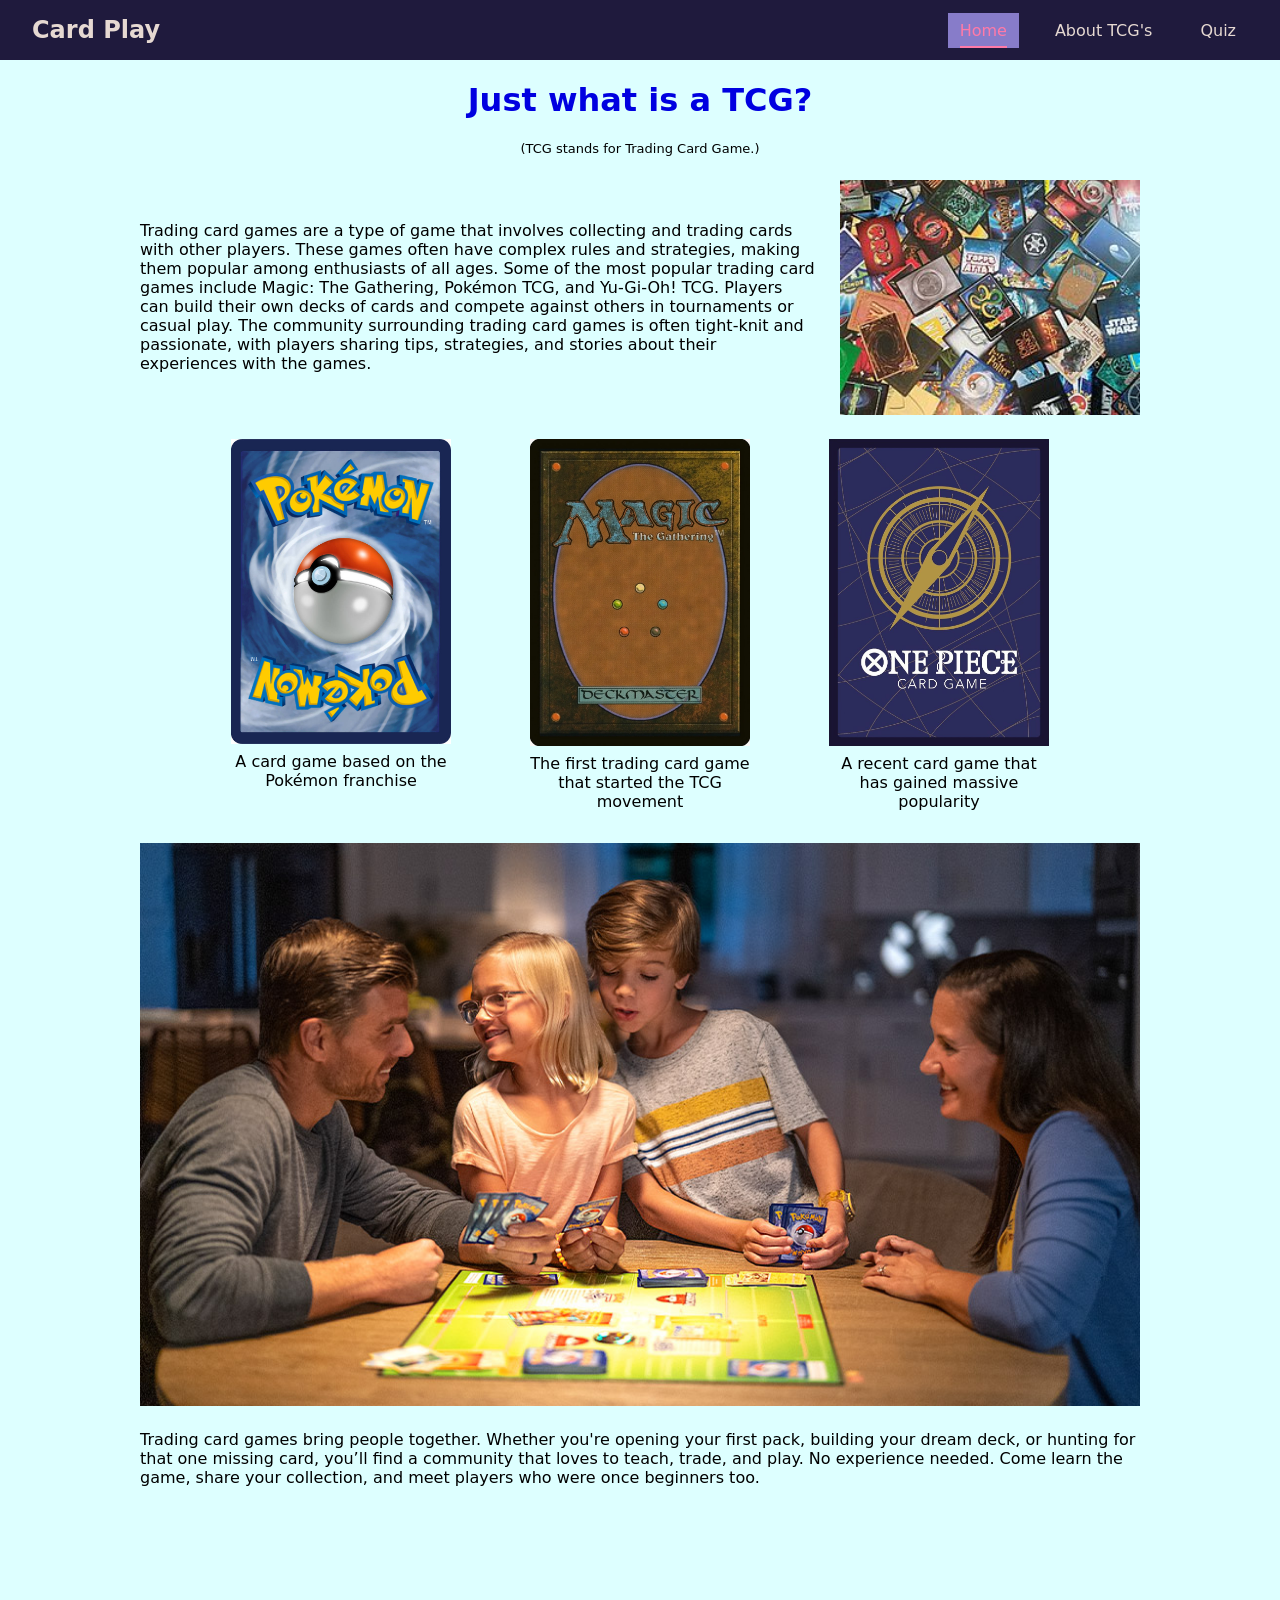
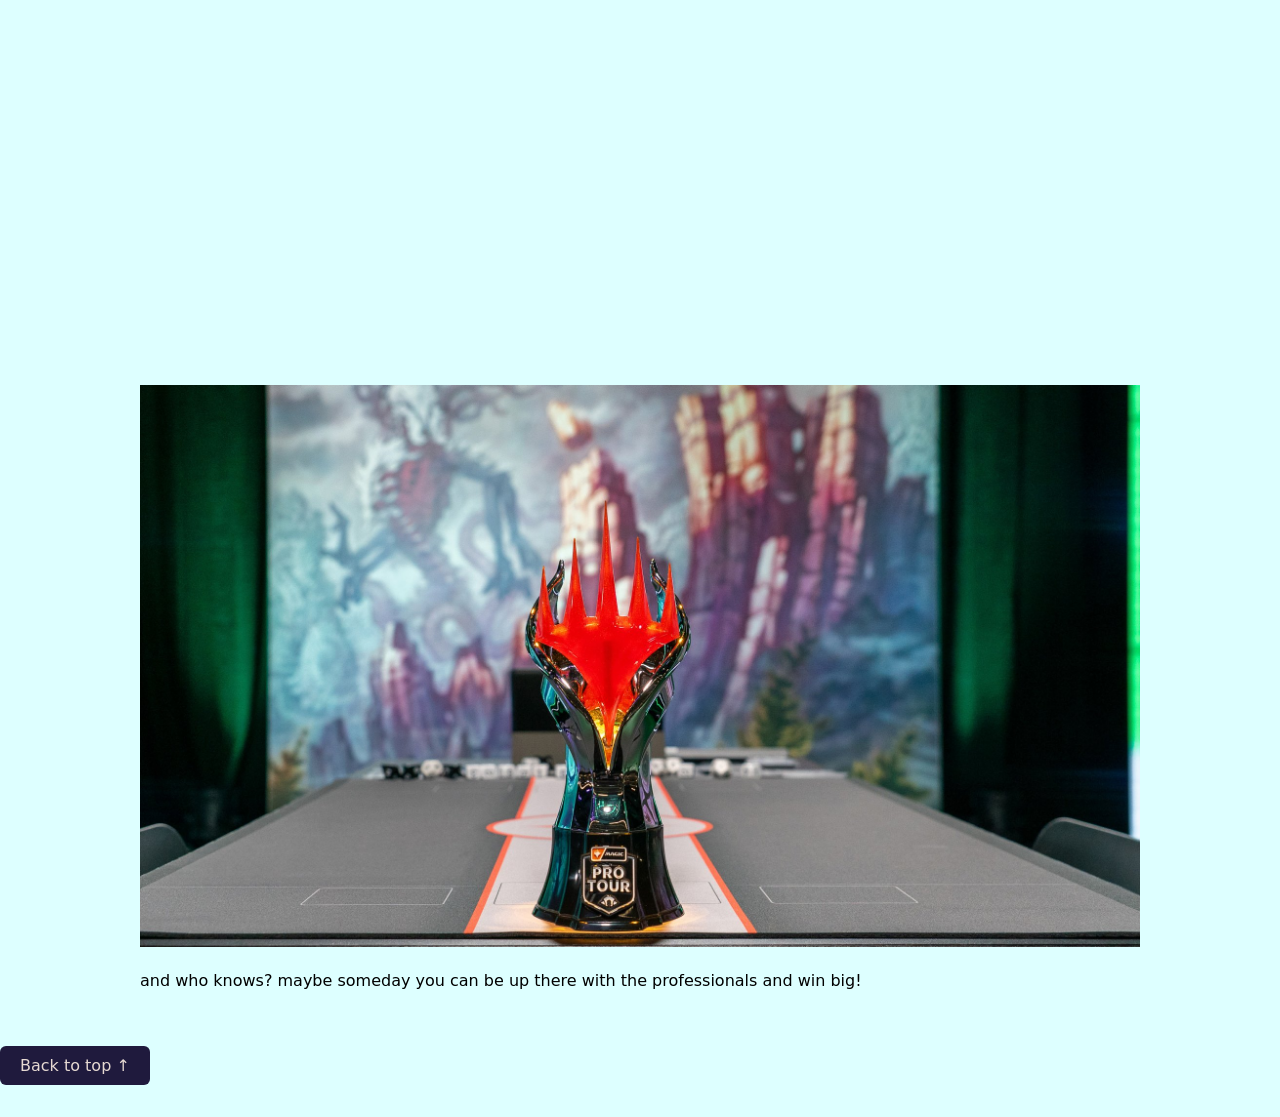
<file: index.html>
<!DOCTYPE html>
<html lang="en">
<head>
    <meta charset="UTF-8">
    <meta name="viewport" content="width=device-width, initial-scale=1.0">
    <title>Card Play | Home</title>
    <link rel="stylesheet" href="index.css">
</head>

<body>
  <header class="site-header" id="top">
    <a href="index.html" class="logo">Card Play</a>
    <nav>
      <ul class="nav-links">
        <li><a href="index.html" aria-current="page">Home</a></li>
        <li><a href="aboutgallery.html">About TCG's</a></li>
        <li><a href="quiz.html">Quiz</a></li>
      </ul>
    </nav>
  </header>

  <main>
    <h1>Just what is a TCG?</h1>
    <p class="subtitle">(TCG stands for Trading Card Game.)</p>

<div class="intro-row">
  <p class="paragraph">Trading card games are a type of game that involves collecting and trading cards with other players. These games often have complex rules and strategies, making them popular among enthusiasts of all ages. Some of the most popular trading card games include Magic: The Gathering, Pokémon TCG, and Yu-Gi-Oh! TCG. Players can build their own decks of cards and compete against others in tournaments or casual play. The community surrounding trading card games is often tight-knit and passionate, with players sharing tips, strategies, and stories about their experiences with the games.</p>
  <img class="intro-img" src="card_back.jpg" alt="back of trading cards">
</div>
<div class="gallery-row">

    <div class="responsive">
      <div class="gallery">
        <a target="_blank" href="pokemonback.jpg">
          <img src="pokemonback.jpg" alt="Back of a Pokémon trading card" width="275" height="400">
        </a>
        <div class="desc">A card game based on the Pokémon franchise</div>
      </div>
    </div>

    <div class="responsive">
      <div class="gallery">
        <a target="_blank" href="Magic_card_back.webp">
          <img src="Magic_card_back.webp" alt="Back of a Magic: The Gathering card" width="275" height="400">
        </a>
        <div class="desc">The first trading card game that started the TCG movement</div>
      </div>
    </div>

<div class="responsive">
      <div class="gallery">
        <a target="_blank" href="optcgback.jpg">
          <img src="optcgback.jpg" alt="Back of an O-P-T C-G card" width="275" height="400">
        </a>
        <div class="desc">A recent card game that has gained massive popularity</div>
      </div>
    </div>
</div>

<div class="second-row">
  <img class="community" src="family_play.jpg" alt="family playing together">
  <p class="paragraph">Trading card games bring people together. Whether you're opening your first pack, building your dream deck, or hunting for that one missing card, you’ll find a community that loves to teach, trade, and play. No experience needed. Come learn the game, share your collection, and meet players who were once beginners too.</p>
</div>

<div class="video-wrap">
  <iframe
    src="https://www.youtube.com/embed/t0WMQkokTUY"
    title="Description of the video"
    allowfullscreen>
  </iframe>
</div>
<div class="second-row">
  <img class="community" src="magic trophy.jpg" alt="big trophy">
  <p class="paragraph"> and who knows? maybe someday you can be up there with the professionals and win big!</p>
</div>
<a href="#top" class="back-to-top">Back to top ↑</a>
  </main>
</body>
</html>
</file>
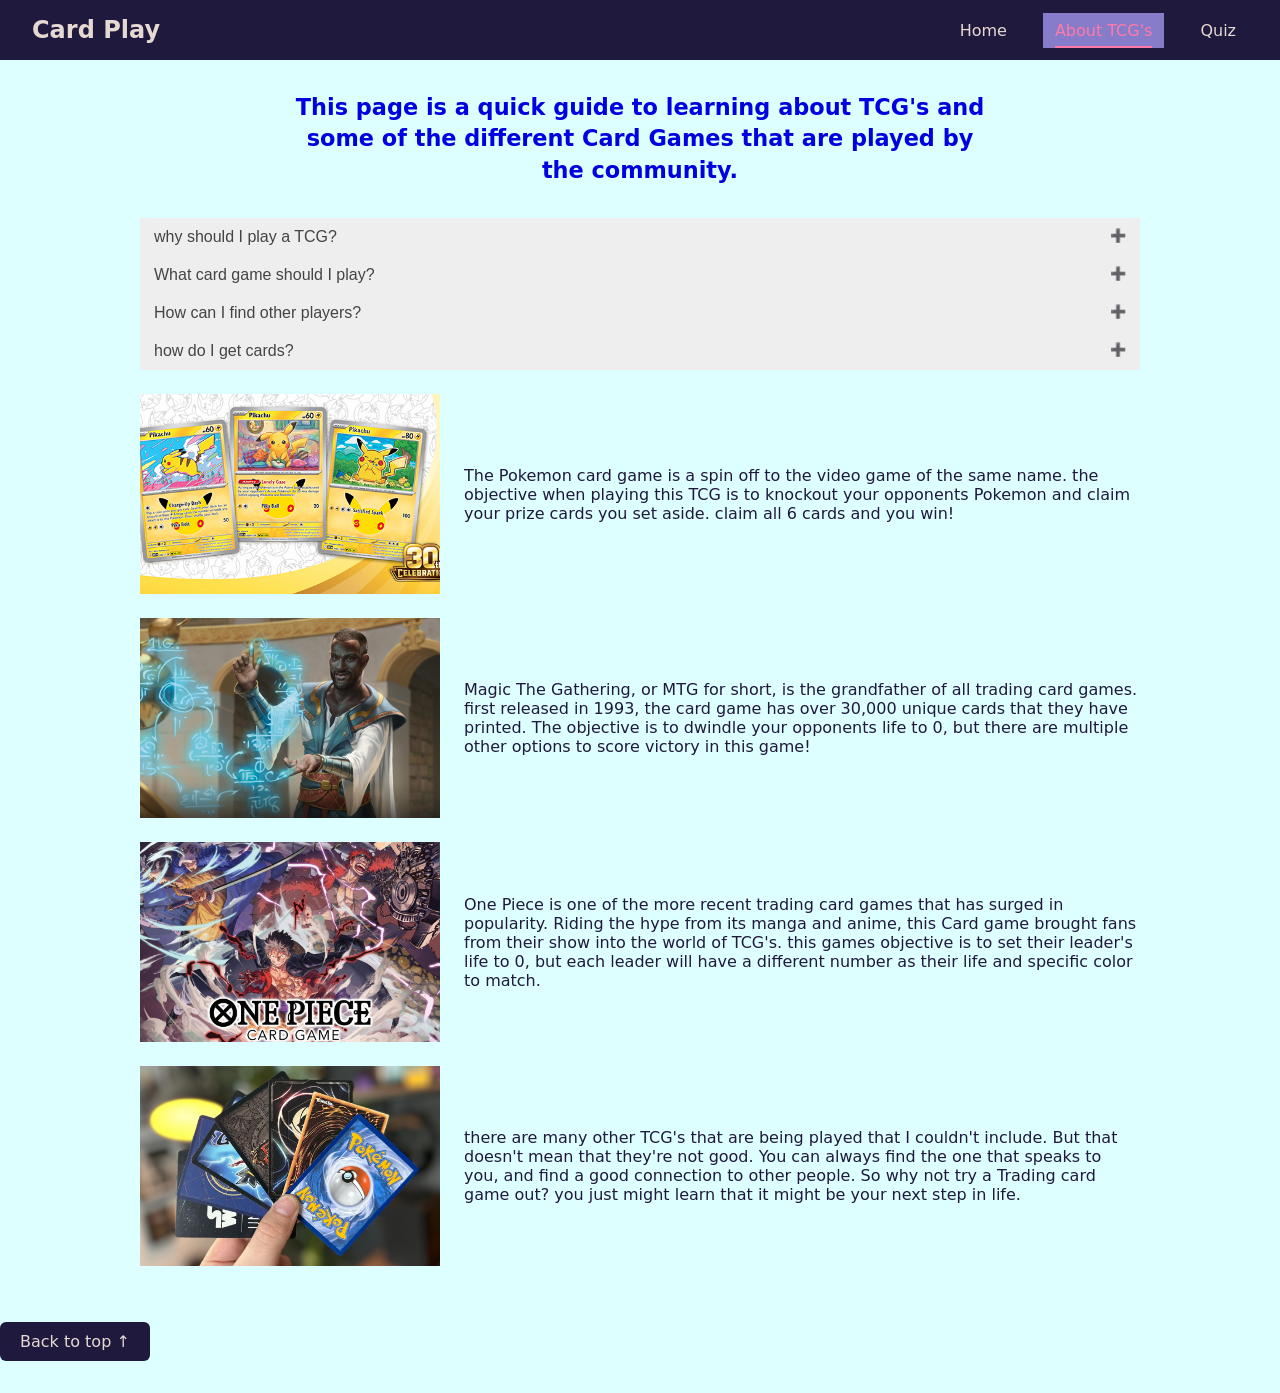
<file: aboutgallery.html>
<!DOCTYPE html>
<html lang="en">
<head>
    <meta charset="UTF-8">
    <meta name="viewport" content="width=device-width, initial-scale=1.0">
    <title>Card Play | Gallery</title>
    <link rel="stylesheet" href="aboutgallery.css">
</head>
<body>

  <header class="site-header" id="top">
    <a href="index.html" class="logo">Card Play</a>
    <nav>
      <ul class="nav-links">
        <li><a href="index.html">Home</a></li>
        <li><a href="aboutgallery.html" aria-current="page">About TCG's</a></li>
        <li><a href="quiz.html">Quiz</a></li>
      </ul>
    </nav>
  </header>    
<h2 class="page-intro">This page is a quick guide to learning about TCG's and some of the different Card Games that are played by the community.</h2>



<button class="accordion">why should I play a TCG?</button>
<div class="panel">
  <p>There is more to just playing the card game. There are a couple other routes you can take when you're in this community. you can start creating a collection of certain card, trying to make a master collection, trading to other players to help you or the other player get the card that you two need, or meeting new people in the community and begin a friendship with them.</p>
</div>

<button class="accordion">What card game should I play?</button>
<div class="panel">
  <p>There are multiple card games to choose from, each with its own unique gameplay and strategies. Consider your interests and the complexity you're comfortable with when making your decision.</p>
</div>

<button class="accordion">How can I find other players?</button>
<div class="panel">
  <p>It's actually simple to find other players. you just need to find your Local Game Store (LGS for short.) From there, the employees can further explain about the card game you're interested in and even help you learn to play.</p>
</div>

<button class="accordion">how do I get cards?</button>
<div class="panel">
  <p>You can get cards by purchasing them from your local game store, online retailers, or through trading with other players. some stores may even have an allotment of cards considered "Bulk" that anyone can just pick up and keep.</p>
</div>

<div class="right-game-for-you">
  <img class="card-art" src="30th-pikachu-reveal-169-en.png" alt="pokemon">
  <p class="paragraph">The Pokemon card game is a spin off to the video game of the same name. the objective when playing this TCG is to knockout your opponents Pokemon and claim your prize cards you set aside. claim all 6 cards and you win!</p>

</div>

<div class="right-game-for-you">
  <img class="card-art" src="Teferi-Tutelage _cardart.jpg" alt="planeswalker">
  <p class="paragraph">Magic The Gathering, or MTG for short, is the grandfather of all trading card games. first released in 1993, the card game has over 30,000 unique cards that they have printed. The objective is to dwindle your opponents life to 0, but there are multiple other options to score victory in this game!</p>
</div>

<div class="right-game-for-you">
<img class="card-art" src="OnePieceBanner.jpg" alt="monkeydluffy">
<p class="paragraph"> One Piece is one of the more recent trading card games that has surged in popularity. Riding the hype from its manga and anime, this Card game brought fans from their show into the world of TCG's. this games objective is to set their leader's life to 0, but each leader will have a different number as their life and specific color to match.</p>
</div>

<div class="right-game-for-you">
<img class="card-art" src="multiple-cards.webp" alt="multiple card backs">
<p class="paragraph">there are many other TCG's that are being played that I couldn't include. But that doesn't mean that they're not good. You can always find the one that speaks to you, and find a good connection to other people. So why not try a Trading card game out? you just might learn that it might be your next step in life. </p>
</div>

<a href="#top" class="back-to-top">Back to top ↑</a>
<script src="aboutgallery.js"></script> 
</body>
</html>
</file>
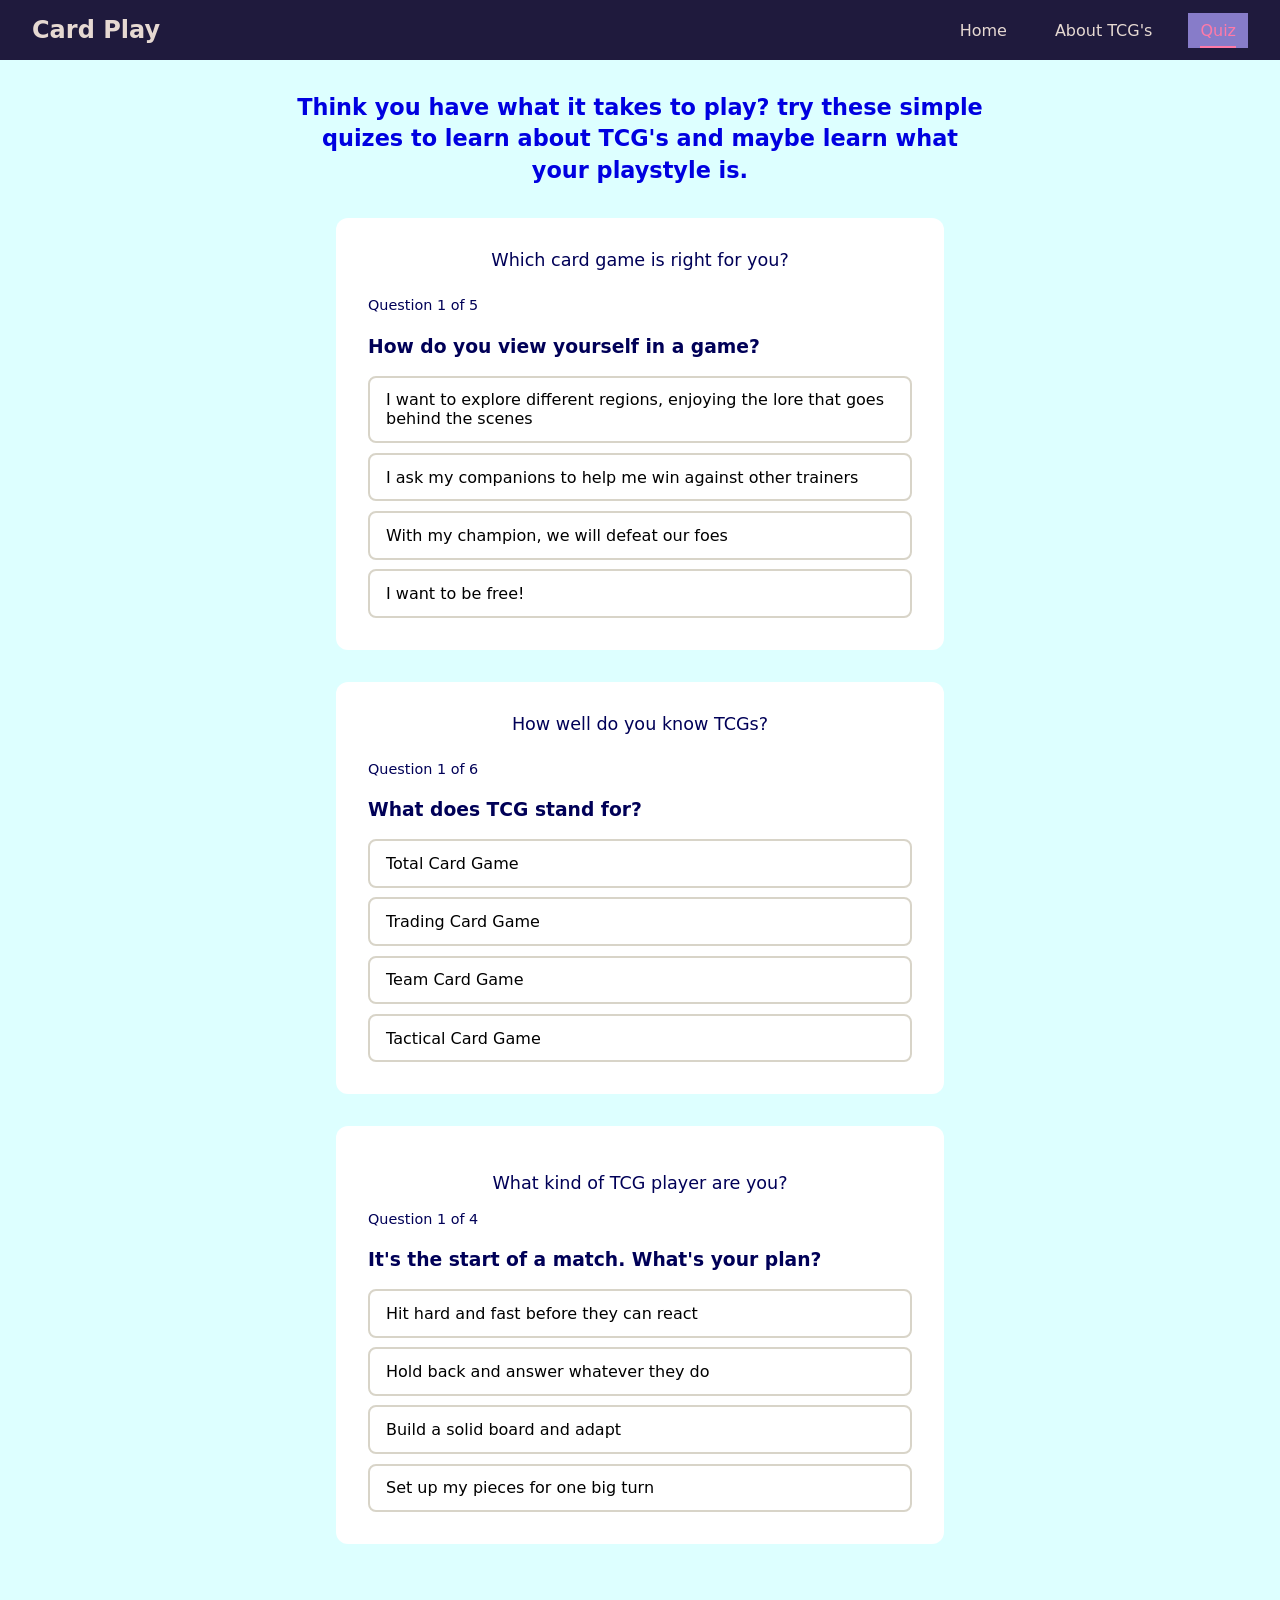
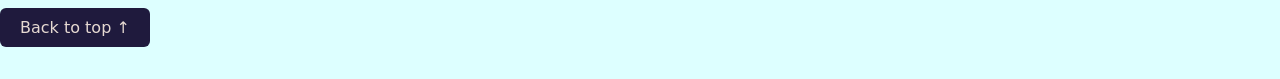
<file: quiz.html>
<!DOCTYPE html>
<html lang="en">
<head>
    <meta charset="UTF-8">
    <meta name="viewport" content="width=device-width, initial-scale=1.0">
    <title>Card Play | Quiz</title>
    <link rel="stylesheet" href="quiz.css">
</head>
<body>
<header class="site-header" id="top">
  <a href="index.html" class="logo">Card Play</a>
  <nav>
    <ul class="nav-links">
      <li><a href="index.html">Home</a></li>
      <li><a href="aboutgallery.html">About TCG's</a></li>
      <li><a href="quiz.html" aria-current="page">Quiz</a></li>
    </ul>
  </nav>
</header> 

  <main>

 <h2 class="page-intro">Think you have what it takes to play? try these simple quizes to learn about TCG's and maybe learn what your playstyle is.</h2>  
    
  <section class="quiz" id="quiz-preference">
    <h2 class="quiz-intro">Which card game is right for you?</h2>

    <div class="quiz-screen">
      <p class="progress"></p>
      <h3 class="question"></h3>
      <div class="answers"></div>
    </div>

    <div class="result-screen hidden">
      <p class="progress">Your result</p>
      <h3 class="result-title"></h3>
      <p class="result-text"></p>
      <button class="restart">Take it again</button>
    </div>
  </section>

  <section class="quiz" id="quiz-trivia">
    <h2 class="quiz-intro">How well do you know TCGs?</h2>

    <div class="quiz-screen">
      <p class="progress"></p>
      <h3 class="question"></h3>
      <div class="answers"></div>
    </div>

    <div class="result-screen hidden">
      <p class="progress">Your result</p>
      <h3 class="result-title"></h3>
      <p class="result-text"></p>
      <button class="restart">Take it again</button>
    </div>
  </section>

 <section class="quiz" id="quiz-playstyle">
  <h2>What kind of TCG player are you?</h2>

  <div class="quiz-screen">
    <p class="progress"></p>
    <h3 class="question"></h3>
    <div class="answers"></div>
  </div>

  <div class="result-screen hidden">
    <h3 class="result-title"></h3>
    <p class="result-text"></p>
    <button class="restart">Try again</button>
  </div>
</section> 

<a href="#top" class="back-to-top">Back to top ↑</a>
</main>

 <script src="quiz.js"></script>

</body>
</html>
</file>
<file: index.css>
body {
    background-color: #DDFFFF;
    margin: 0;
    font-family: system-ui, sans-serif;
}

.site-header {
    display: flex;
    justify-content: space-between;
    align-items: center;
    flex-wrap: wrap;
    gap: 16px;
    padding: 16px 32px;
    background-color: #1f1a3d;
}

.logo {
    color: #E6D9D2;
    font-size: 1.5rem;
    font-weight: 700;
    text-decoration: none;
}

.nav-links {
    list-style: none;
    display: flex;
    gap: 24px;
    padding: 0;
    margin: 0;
}

.nav-links li a {
    position: relative;
    text-decoration: none;
    color: #E6D9D2;
    padding: 8px 12px;
}

.nav-links li a::after {
    content: "";
    position: absolute;
    left: 12px;
    right: 12px;
    bottom: 0;
    height: 2px;
    background: currentColor;
    transform: scaleX(0);
    transition: transform 0.2s ease;
}

nav a:hover,
nav a:focus-visible,
nav a[aria-current="page"] {
    color: #ff7aa8;
    background-color: #877cc9;
}

nav a:hover::after,
nav a:focus-visible::after,
nav a[aria-current="page"]::after {
    transform: scaleX(1);
}

h1 {
    color: #0000E0;
    text-align: center;
}

.subtitle {
    text-align: center;
    font-size: small;
}

.gallery {
  width: 80%;
  max-width: 275px;
  margin: 0 auto;
}

.gallery-row {
  display: flex;
  flex-wrap: wrap;
  justify-content: center;
  gap: 24px;
  padding: 0 16px;
}

.responsive {
  flex: 1 1 200px;
  max-width: 275px;
}

.gallery img {
  width: 100%;
  height: auto;
  display: block;
}

.desc {
  text-align: center;
  padding: 8px 0;
}

.intro-row {
  display: flex;
  flex-wrap: wrap;
  align-items: center;
  gap: 24px;
  max-width: 1000px;
  margin: 24px auto;
  padding: 0 24px;
}

.paragraph {
  flex: 1 1 300px;
  margin: 0;
}

.intro-img {
  flex: 0 1 300px;
  max-width: 100%;
  height: auto;
}

.second-row {
  display: flex;
  flex-wrap: wrap;
  align-items: center;
  gap: 24px;
  max-width: 1000px;
  margin: 24px auto;
  padding: 0 24px;
}

.community {
  flex: 0 1 300px;
  max-width: 100%;
  height: auto;
}

.second-row .paragraph {
  flex: 1 1 300px;
  margin: 0;
}

.back-to-top {
  display: inline-block;
  margin: 32px auto;
  padding: 10px 20px;
  background-color: #1f1a3d;
  color: #E6D9D2;
  text-decoration: none;
  border-radius: 6px;
}

.back-to-top:hover,
.back-to-top:focus-visible {
  background-color: #877cc9;
  color: #ff7aa8;
}

html {
  scroll-behavior: smooth;
}

.video-wrap {
  max-width: 800px;
  margin: 24px auto;
  padding: 0 24px;
}

.video-wrap iframe {
  width: 100%;
  aspect-ratio: 16 / 9;
  height: auto;
  border: 0;
  display: block;
}
</file>
<file: aboutgallery.css>
body {
    background-color: #DDFFFF;
    margin: 0;
    font-family: system-ui, sans-serif;
}

.site-header {
    display: flex;
    justify-content: space-between;
    align-items: center;
    flex-wrap: wrap;
    gap: 16px;
    padding: 16px 32px;
    background-color: #1f1a3d;
}

.logo {
    color: #E6D9D2;
    font-size: 1.5rem;
    font-weight: 700;
    text-decoration: none;
}

.nav-links {
    list-style: none;
    display: flex;
    gap: 24px;
    padding: 0;
    margin: 0;
}

.nav-links li a {
    position: relative;
    text-decoration: none;
    color: #E6D9D2;
    padding: 8px 12px;
}

.nav-links li a::after {
    content: "";
    position: absolute;
    left: 12px;
    right: 12px;
    bottom: 0;
    height: 2px;
    background: currentColor;
    transform: scaleX(0);
    transition: transform 0.2s ease;
}

nav a:hover,
nav a:focus-visible,
nav a[aria-current="page"] {
    color: #ff7aa8;
    background-color: #877cc9;
}

nav a:hover::after,
nav a:focus-visible::after,
nav a[aria-current="page"]::after {
    transform: scaleX(1);
}

.page-intro {
  max-width: 700px;
  margin: 32px auto;
  padding: 0 24px;
  text-align: center;
  font-size: 1.4rem;
  font-weight: 600;
  line-height: 1.4;
  color: #0000E0;
}

.paragraph {
  color: #1f1a3d;
}

.subtitle {
    text-align: center;
    font-size: small;
}

.accordion {
  background-color: #eee;
  color: #444;
  cursor: pointer;
  max-width: 1000px;
  padding: 10px 14px;
  font-size: 1rem;
  margin: 0 auto;
  display: block;
  width: 100%;
  text-align: left;
  border: none;
  outline: none;
  transition: 0.4s;
}

.active, .accordion:hover {
  background-color: #ccc;
}

.panel {
  box-sizing: border-box;  
  max-width: 1000px;
  padding: 0 14px;
  margin: 0 auto;
  font-size: 0.95rem;
  background-color: white;
  max-height: 0;
  overflow: hidden;
  transition: max-height 0.2s ease-out;
}

.accordion:after {
  content: '\02795';
  font-size: 13px;
  color: #777;
  float: right;
  margin-left: 5px;
}

.active:after {
  content: "\2796";
}

.card-art {
  width: 300px;
  max-width: 100%;
  height: 200px;
  object-fit: cover;
  display: block;
}

.right-game-for-you {
  display: flex;
  flex-wrap: wrap;
  align-items: center;
  gap: 24px;
  max-width: 1000px;
  margin: 24px auto;
  padding: 0 24px;
}

.right-game-for-you .paragraph {
  flex: 1 1 300px;
  margin: 0;
}

.back-to-top {
  display: inline-block;
  margin: 32px auto;
  padding: 10px 20px;
  background-color: #1f1a3d;
  color: #E6D9D2;
  text-decoration: none;
  border-radius: 6px;
}

.back-to-top:hover,
.back-to-top:focus-visible {
  background-color: #877cc9;
  color: #ff7aa8;
}

html {
  scroll-behavior: smooth;
}
</file>
<file: quiz.css>
:root {
    --bg: #f5f3ee;
    --card: #ffffff;
    --text: #000057;
    --accent: #2f4de0;
    --line: #d8d4c8;
  }

  .quiz {
    background: var(--card);
    width: 100%;
    max-width: 34rem;
    padding: 2rem;
    border-radius: 12px;
  }
  .progress { font-size: 0.9rem; margin: 0 0 0.5rem; }
  h1 { font-size: 1.5rem; margin: 0 0 1.25rem; line-height: 1.3; }
  p { line-height: 1.6; }
  .answers { display: grid; gap: 0.6rem; }
  .answers button {
    font: inherit;
    text-align: left;
    padding: 0.8rem 1rem;
    border: 2px solid var(--line);
    border-radius: 8px;
    background: #fff;
    cursor: pointer;
  }
  .answers button:hover { border-color: var(--accent); }
  .answers button:focus-visible,
  #restart:focus-visible { outline: 3px solid var(--accent); outline-offset: 2px; }
  .restart {
    font: inherit;
    margin-top: 1rem;
    padding: 0.7rem 1.4rem;
    border: 0;
    border-radius: 8px;
    background: var(--accent);
    color: #fff;
    cursor: pointer;
  }
  .hidden { display: none; }

body {
  margin: 0;
  background-color: #DDFFFF;
  color: var(--text);
  font-family: system-ui, sans-serif;
}

.quiz {
  background: var(--card);
  width: 100%;
  max-width: 34rem;
  margin: 2rem auto;   /* centers the card */
  padding: 2rem;
  border-radius: 12px;
}

.quiz-intro {
  text-align: center;
  font-size: 1.1rem;
  font-weight: 400;
  margin: 0 0 1.5rem;
}

h2 {
  text-align: center;
  font-size: 1.1rem;
  font-weight: 400;
  padding: 0 1rem;
}

.site-header {
    display: flex;
    justify-content: space-between;
    align-items: center;
    flex-wrap: wrap;
    gap: 16px;
    padding: 16px 32px;
    background-color: #1f1a3d;
}

.logo {
    color: #E6D9D2;
    font-size: 1.5rem;
    font-weight: 700;
    text-decoration: none;
}

.nav-links {
    list-style: none;
    display: flex;
    gap: 24px;
    padding: 0;
    margin: 0;
}

.nav-links li a {
    position: relative;
    text-decoration: none;
    color: #E6D9D2;
    padding: 8px 12px;
}

.nav-links li a::after {
    content: "";
    position: absolute;
    left: 12px;
    right: 12px;
    bottom: 0;
    height: 2px;
    background: currentColor;
    transform: scaleX(0);
    transition: transform 0.2s ease;
}

nav a:hover,
nav a:focus-visible,
nav a[aria-current="page"] {
    color: #ff7aa8;
    background-color: #877cc9;
}

nav a:hover::after,
nav a:focus-visible::after,
nav a[aria-current="page"]::after {
    transform: scaleX(1);
}

.page-intro {
  max-width: 700px;
  margin: 32px auto;
  padding: 0 24px;
  text-align: center;
  font-size: 1.4rem;
  font-weight: 600;
  line-height: 1.4;
  color: #0000E0;
}

h1 {
    color: #0000E0;
    text-align: center;
}

.subtitle {
    text-align: center;
    font-size: small;
}

.back-to-top {
  display: inline-block;
  margin: 32px auto;
  padding: 10px 20px;
  background-color: #1f1a3d;
  color: #E6D9D2;
  text-decoration: none;
  border-radius: 6px;
}

.back-to-top:hover,
.back-to-top:focus-visible {
  background-color: #877cc9;
  color: #ff7aa8;
}

html {
  scroll-behavior: smooth;
}
</file>
